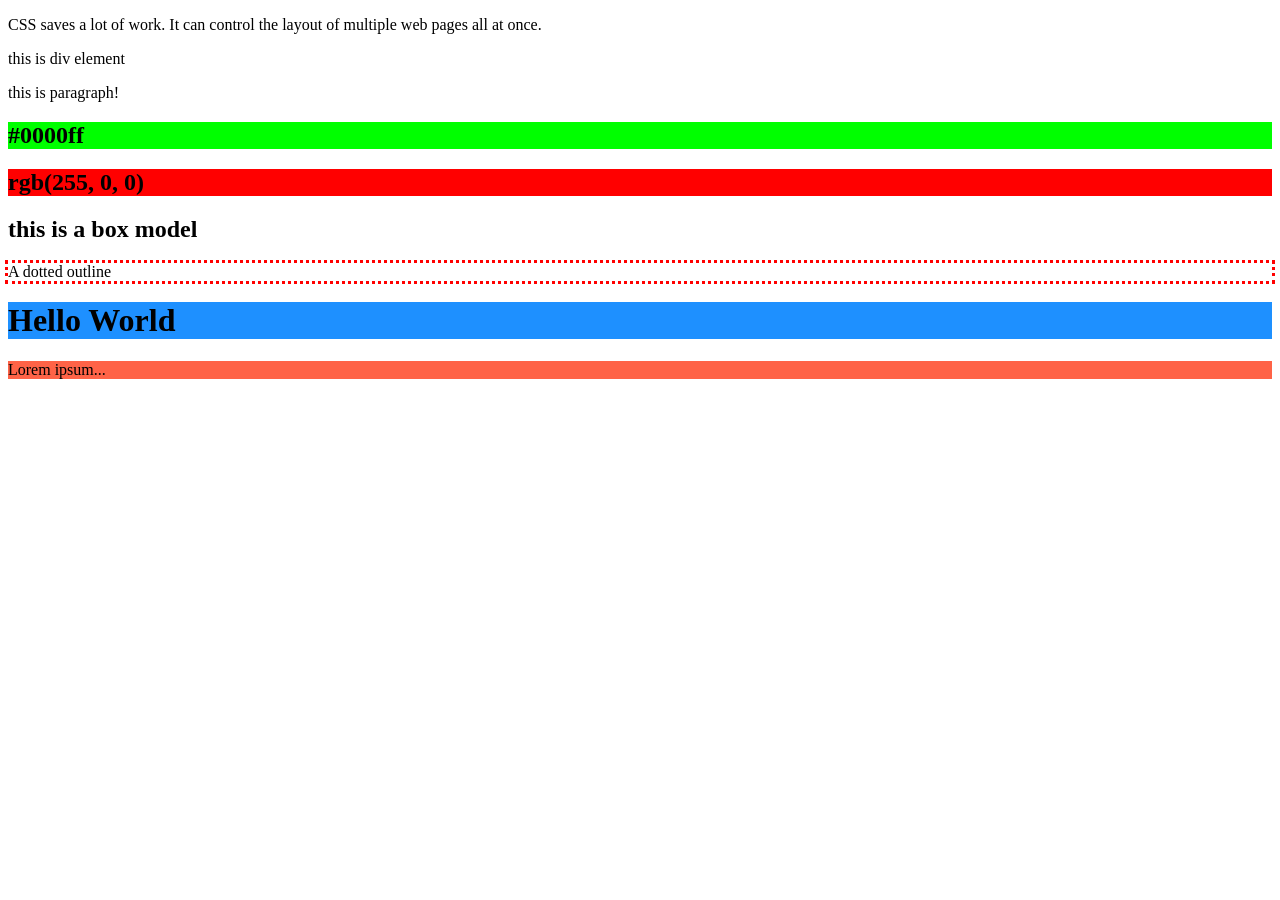
<file: css/index.html>
<!DOCTYPE html>
<html>
<head>

<meta charset="UTF-8">
<title>Insert title here</title>


<link rel="stylesheet" href="Style.css">
</head>

<body>

<p>CSS saves a lot of work. It can control the layout of multiple web pages all at once.</p>
 <div class="para">
 
   this is div element
 </div>
<p>this is paragraph!</p>
<!-- HEXA DECIMAL -->
<h2 style="background-color:#00ff00;">#0000ff</h2>
<!-- RGB -->
<h2 style="background-color:rgb(255, 0, 0);">rgb(255, 0, 0)</h2>
<h2> this is a box model</h2>
<p class="dotted">A dotted outline</p>
<h1 style="background-color:DodgerBlue;">Hello World</h1>
<p style="background-color:Tomato;">Lorem ipsum...</p>
</body>
</html>
</file>
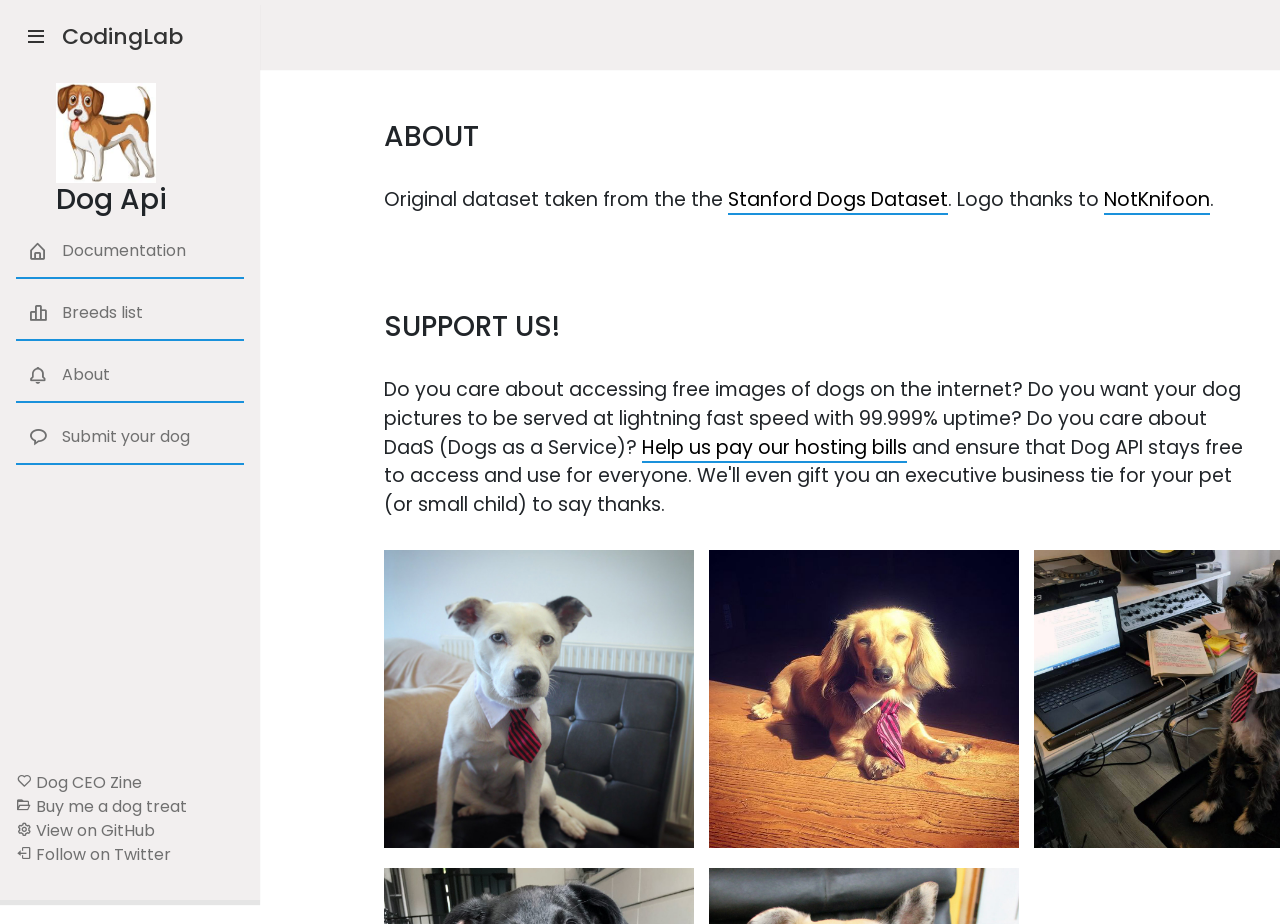
<file: about.html>
!DOCTYPE html>
<html lang="en">
<head>
  <meta charset="UTF-8">
  <meta http-equiv="X-UA-Compatible" content="IE=edge">
  <meta name="viewport" content="width=device-width, initial-scale=1.0">
  <link rel="stylesheet" href="about.css">
  <link href='https://unpkg.com/boxicons@2.1.4/css/boxicons.min.css' rel='stylesheet'>
  <link rel="stylesheet" href="https://maxcdn.bootstrapcdn.com/bootstrap/4.0.0/css/bootstrap.min.css">
  <!-- Font Awesome for loader -->
  <link rel="stylesheet" href="https://cdnjs.cloudflare.com/ajax/libs/font-awesome/5.13.0/css/all.min.css">
  <!-- Jquery Library  -->
  <script src="https://code.jquery.com/jquery-3.5.1.min.js"
    integrity="sha256-9/aliU8dGd2tb6OSsuzixeV4y/faTqgFtohetphbbj0=" crossorigin="anonymous"></script>
  <title>Document</title>
</head>
<body>
  <nav>
    <div class="sidebar">
      <div class="logo">
        <i class="bx bx-menu menu-icon"></i>
        <span>CodingLab</span>
      </div>
      <div class="sidebar-content">
        <ul>
          <li>
            <a href="index.html"><img src="img/images.jpeg" /></a>
            <h3>Dog Api</h3>
          </li>
          <li>
            <a href="document.html" class="nav-link">
              <i class="bx bx-home-alt"></i>
              <span>Documentation</span>
            </a>
          </li>
          <li>
            <a href="browse-list.html" class="nav-link">
              <i class="bx bx-bar-chart-alt-2"></i>
              <span>Breeds list</span>
            </a>
          </li>
          <li>
            <a href="about.html" class="nav-link">
              <i class="bx bx-bell"></i>
              <span>About</span>
            </a>
          </li>
          <li>
            <a href="https://github.com/jigsawpieces/dog-api-images#dog-api-images" class="nav-link">
              <i class="bx bx-message-rounded"></i>
              <span>Submit your dog</span>
            </a>
          </li>
        </ul>
        <div class="bottom-cotent">
          <ul>
            <li>
              <a href="https://sideorders.co.uk/collections/frontpage/products/dog-ceo-issue-1">
                <i class="bx bx-heart"></i>
                <span>Dog CEO Zine</span>
              </a>
            </li>
            <li>
              <a href="https://www.paypal.com/paypalme/dogapi">
                <i class="bx bx-folder-open"></i>
                <span>Buy me a dog treat</span>
              </a>
            </li>
            <li>
              <a href="https://github.com/ElliottLandsborough/dog-ceo-api">
                <i class="bx bx-cog"></i>
                <span>View on GitHub</span>
              </a>
            </li>
            <li>
              <a href="https://twitter.com/dog__CEO">
                <i class="bx bx-log-out"></i>
                <span>Follow on Twitter</span>
              </a>
            </li>
          </ul>
        </div>
      </div>
    </div>
  </nav>
  <section class="overlay"></section>
  <div class="wrapper-side">
    <h3 id="about">About</h3>
    <p>Original dataset taken from the the <a href="http://vision.stanford.edu/aditya86/ImageNetDogs/"
        target="_blank">Stanford Dogs Dataset</a>. Logo thanks to <a href="https://www.reddit.com/user/NotKnifoon"
        target="_blank">NotKnifoon</a>.</p>
    <h3>Support us!</h3>
    <p>Do you care about accessing free images of dogs on the internet? Do you want your dog pictures to be served at
      lightning fast speed with 99.999% uptime? Do you care about DaaS (Dogs as a Service)? <a
        href="https://paypal.me/dogapi">Help us pay our hosting bills</a> and ensure that Dog API stays free to access
      and use for everyone. We'll even gift you an executive business tie for your pet (or small child) to say thanks.
    </p>
    <div class="img-colletion">
      <img src="img/tie-1.jpg " >
      <img src="img/tie-4.jpeg" >
      <img src="img/tie-5.jpeg" >
      <img src="img/tie-3.jpg" >
      <img src="img/tie-2.jpg">
    </div>
    <h3>Projects made using Dog API</h3>
    <ul>
      <li><a href="https://guess.dog.ceo/" target="_blank">Tensorflow model trained on the dog.ceo image set and a web
          app to serve predictions</a></li>
      <li><a href="https://github.com/Aehmlo/node-dog-ceo" target="_blank">Node.js wrapper</a></li>
      <li><a href="https://github.com/justicesuh/dogapi" target="_blank">Python client</a></li>
      <li><a href="https://github.com/c4collins/pydogapi" target="_blank">Python wrapper</a></li>
      <li><a href="https://github.com/adfleshner/Furballs" target="_blank">Furballs: A simple application to pull down a
          list of dog images.</a></li>
      <li><a href="https://github.com/mtarnawa/doggobot" target="_blank">Telegram bot</a></li>
      <li><a href="https://github.com/stlbucket/dog-ceo-graphql" target="_blank">GraphQL</a></li>
      <li><a href="https://sebastianroll.github.io/dog-element" target="_blank">Polymer 2 webcomponent</a></li>
      <li><a href="https://github.com/jigsawpieces/dog-twitter-bot" target="_blank">Twitter bot that tweets a dog a
          day</a></li>
      <li><a href="https://polux.fr/" target="_blank">polux.fr</a></li>
      <li><a
          href="https://medium.com/@kmarquardsen/serverless-slack-commands-with-go-the-serverless-framework-fa9f3480437c"
          target="_blank">Serverless Slack Commands</a>. <a href="https://github.com/mangatadigital/sls-go-slack"
          target="_blank">GitHub</a></li>
      <li><a href="https://chrome.google.com/webstore/detail/fetch/jkanoaaphjgfmmlomnhplhnikdhehijg"
          target="_blank">Fetch! A Chrome extension that fetches a picture of a dog to display in your browser</a>. <a
          href="https://github.com/pcullings/Fetch" target="_blank">GitHub</a></li>
      <li><a href="https://tinuola.github.io/doggie-browser/" target="_blank">Doggie Browser</a></li>
    </ul>
    <p><a href="/cdn-cgi/l/email-protection#ff9b9098bf9b9098d19c9a90">Tell us</a> if you've made something cool!</p>
    <div class="google-ad">
      <p>Sorry for running ads but hosting is expensive :( <br>If you're feeling generous you can <a
          href="https://paypal.me/dogapi">buy us some dog treats</a></p>
     </div>
  </div>
</body>
</html>
</file>
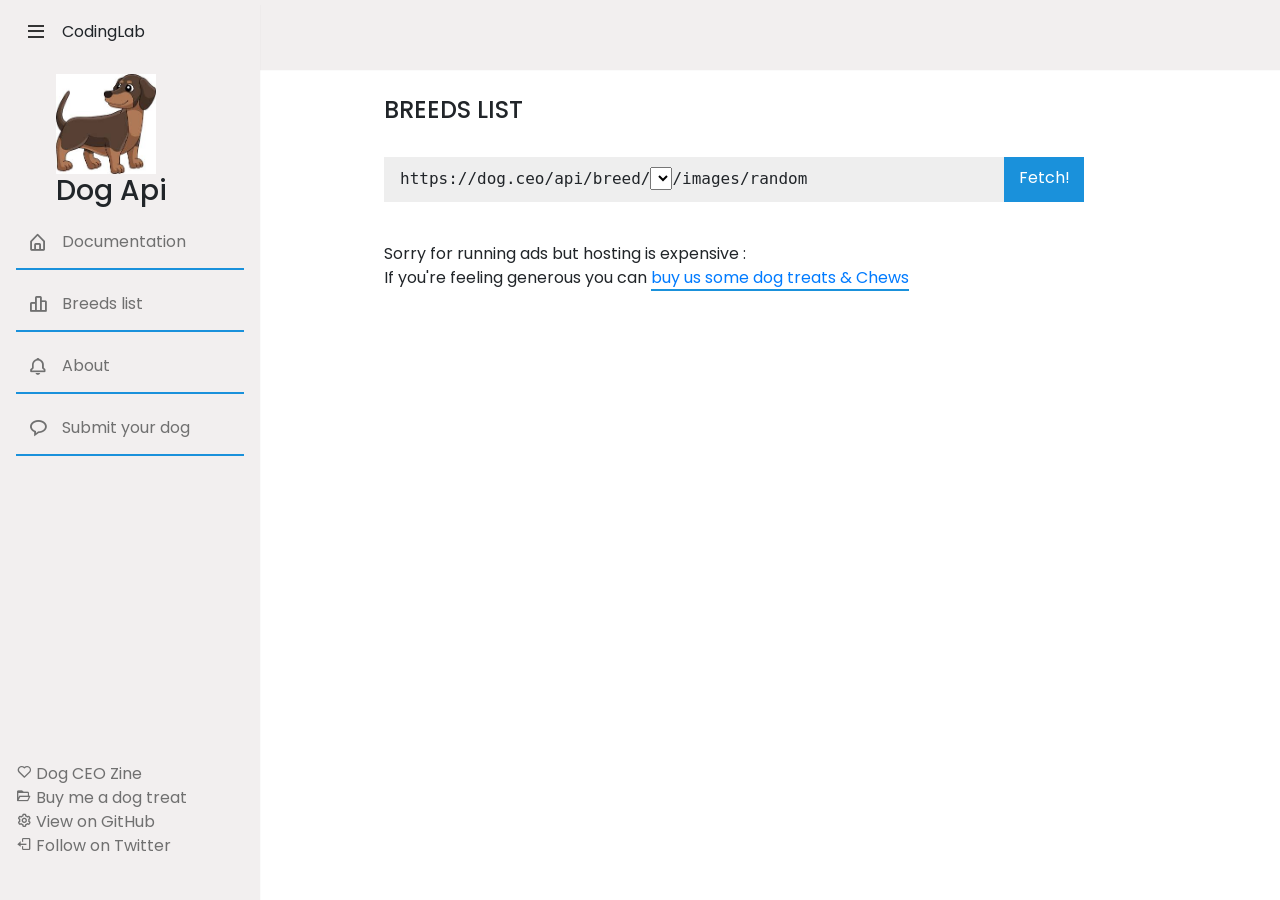
<file: browse-list.html>
<!DOCTYPE html>
<html lang="en">
<head>
    <meta charset="UTF-8">
    <meta http-equiv="X-UA-Compatible" content="IE=edge">
    <meta name="viewport" content="width=device-width, initial-scale=1.0">
    <link rel="stylesheet" href="browse.css">
    <link href='https://unpkg.com/boxicons@2.1.4/css/boxicons.min.css' rel='stylesheet'>
    <link rel="stylesheet" href="https://maxcdn.bootstrapcdn.com/bootstrap/4.0.0/css/bootstrap.min.css">
    <!-- Font Awesome for loader -->
    <link rel="stylesheet" href="https://cdnjs.cloudflare.com/ajax/libs/font-awesome/5.13.0/css/all.min.css">
    <!-- Jquery Library  --><script src="https://code.jquery.com/jquery-3.5.1.min.js" integrity="sha256-9/aliU8dGd2tb6OSsuzixeV4y/faTqgFtohetphbbj0=" crossorigin="anonymous"></script>
    <title>Document</title>
</head>
<body>
    <nav>
        <div class="sidebar">
            <div class="logo">
              <i class="bx bx-menu menu-icon"></i>
              <span>CodingLab</span>
            </div>
        <div class="sidebar-content">
            <ul>
                <li>
                  <a href="index.html"><img src="img/images (3).jpeg"/></a>
                    <h3>Dog Api</h3>
                </li>
                <li>
                  <a href="document.html" class="nav-link">
                    <i class="bx bx-home-alt"></i>
                    <span>Documentation</span>
                  </a>
                </li>
                <li>
                    <a href="browse-list.html" class="nav-link">
                      <i class="bx bx-bar-chart-alt-2"></i>
                      <span>Breeds list</span>
                    </a>
                </li>
                <li>
                    <a href="about.html" class="nav-link">
                      <i class="bx bx-bell"></i>
                      <span>About</span>
                    </a>
                </li>
                  <li>
                    <a href="https://github.com/jigsawpieces/dog-api-images#dog-api-images" class="nav-link">
                      <i class="bx bx-message-rounded"></i>
                      <span>Submit your dog</span>
                    </a>
                </li>
             </ul>
            <div class="bottom-cotent">
              <ul>
                <li>
                  <a href="https://sideorders.co.uk/collections/frontpage/products/dog-ceo-issue-1">
                    <i class="bx bx-heart"></i>
                    <span>Dog CEO Zine</span>
                  </a>
                </li>
                <li>
                  <a href="https://www.paypal.com/paypalme/dogapi">
                    <i class="bx bx-folder-open"></i>
                    <span>Buy me a dog treat</span>
                  </a>
                </li>
                <li>
                   <a href="https://github.com/ElliottLandsborough/dog-ceo-api">
                    <i class="bx bx-cog"></i>
                    <span>View on GitHub</span>
                  </a>
               </li>
               <li>
                <a href="https://twitter.com/dog__CEO">
                  <i class="bx bx-log-out"></i>
                  <span>Follow on Twitter</span>
                </a>
               </li>
             </ul>
            </div>
        </div>
      </div>
    </nav>
    <section class="overlay"></section>
    <div class="breeds-side">
      <h3>Breeds list</h3>
      <div class="main-wrapper breeds">
        <span>https://dog.ceo/api/breed/<select class="dog-selector"></select>/images/random</span>
        <a class='get-alldog button'>Fetch!</a>
     </div>
     <div class="demo-image"></div>
     <div class="google-ad">
        <p>Sorry for running ads but hosting is expensive :<br>If you're feeling generous you can <a href="https://www.petsy.online/collections/dog-treats">buy us some dog treats & Chews</a></p>
     </div>
   </div>
<script src="script.js">
</script>
</body>
</html>
</file>
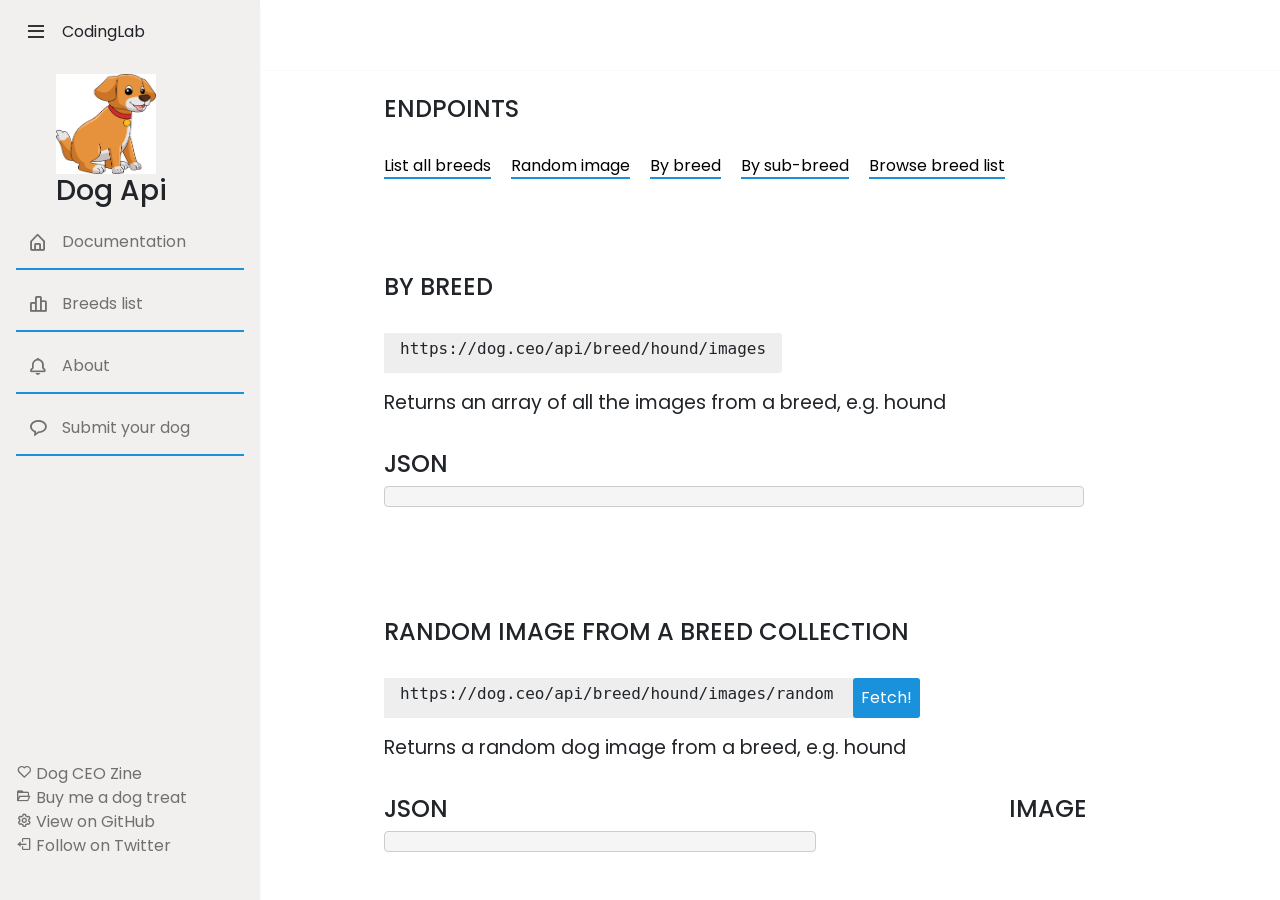
<file: by-breeds.html>
<!DOCTYPE html>
<html lang="en">
<head>
  <meta charset="UTF-8">
  <meta http-equiv="X-UA-Compatible" content="IE=edge">
  <meta name="viewport" content="width=device-width, initial-scale=1.0">
  <link rel="stylesheet" href="by-breeds.css">
  <link href='https://unpkg.com/boxicons@2.1.4/css/boxicons.min.css' rel='stylesheet'>
  <link rel="stylesheet" href="https://maxcdn.bootstrapcdn.com/bootstrap/4.0.0/css/bootstrap.min.css">
  <!-- Font Awesome for loader -->
  <!-- Jquery Library  -->
  <script src="https://code.jquery.com/jquery-3.5.1.min.js"
    integrity="sha256-9/aliU8dGd2tb6OSsuzixeV4y/faTqgFtohetphbbj0=" crossorigin="anonymous"></script>
  <title>Document</title>
</head>
<body>
  <nav>
    <div class="sidebar">
      <div class="logo">
        <i class="bx bx-menu menu-icon"></i>
        <span>CodingLab</span>
      </div>
      <div class="sidebar-content">
        <ul>
         <li>
            <a href="index.html"><img src="img/dop1.jpeg" /></a>
            <h3>Dog Api</h3>
          </li>
          <li>
            <a href="document.html" class="nav-link">
              <i class="bx bx-home-alt"></i>
              <span>Documentation</span>
            </a>
          </li>
          <li>
            <a href="browse-list.html" class="nav-link">
              <i class="bx bx-bar-chart-alt-2 "></i>
              <span>Breeds list</span>
            </a>
          </li>
          <li>
            <a href="about.html" class="nav-link">
              <i class="bx bx-bell "></i>
              <span>About</span>
            </a>
          </li>
          <li>
            <a href="https://github.com/jigsawpieces/dog-api-images#dog-api-images" class="nav-link">
              <i class="bx bx-message-rounded"></i>
              <span>Submit your dog</span>
            </a>
          </li>
        </ul>
        <div class="bottom-cotent">
          <ul>
            <li>
              <a href="https://sideorders.co.uk/collections/frontpage/products/dog-ceo-issue-1">
                <i class="bx bx-heart"></i>
                <span>Dog CEO Zine</span>
              </a>
            </li>
            <li>
              <a href="https://www.paypal.com/paypalme/dogapi">
                <i class="bx bx-folder-open"></i>
                <span>Buy me a dog treat</span>
              </a>
            </li>
            <li>
              <a href="https://github.com/ElliottLandsborough/dog-ceo-api">
                <i class="bx bx-cog"></i>
                <span>View on GitHub</span>
              </a>
            </li>
            <li>
              <a href="https://twitter.com/dog__CEO">
                <i class="bx bx-log-out"></i>
                <span>Follow on Twitter</span>
              </a>
            </li>
          </ul>
        </div>
      </div>
    </div>
  </nav>
  <section class="overlay"></section>
  <div class="breeds-side">
    <h3>Endpoints</h3>
    <ul class="breeds-list">
      <li><a href="document.html">List all breeds</a></li>
      <li><a href="randam-list.html">Random image</a></li>
      <li><a href="by-breeds.html">By breed</a></li>
      <li><a href="sub-breeds.html">By sub-breed</a></li>
      <li><a href="browse-list.html">Browse breed list</a></li>
    </ul>
    <h3 id="breed">By breed</h3>
    <div class="endpoint hound-all">
      <div class="main-wrapper">
        <span>https://dog.ceo/api/breed/hound/images</span>
      </div>
      <p>Returns an array of all the images from a breed, e.g. hound</p>
      <div class="try">
        <div class="json">
          <h4>JSON</h4>
          <pre></pre>
        </div>
      </div>
    </div>
    <h3>Random image from a breed collection</h3>
    <div class="endpoint hound-random">
      <div class="main-wrapper">
        <span class="code">https://dog.ceo/api/breed/hound/images/random</span>
        <a href='javascript:void(0);' class='get-hound button'>Fetch!</a>
      </div>
      <p>Returns a random dog image from a breed, e.g. hound</p>
      <div class="try">
        <div class="json">
          <h4>JSON</h4>
          <pre></pre>
        </div>
        <div class="image">
          <h4>Image</h4>
          <div class="image-random">
          </div>
        </div>
      </div>
    </div>
    <h3>Multiple images from a breed collection</h3>
    <div class="endpoint hound-random-multiple">
      <div class="main-wrapper">
        <span class="code">https://dog.ceo/api/breed/hound/images/random/3</span>
        <a href='javascript:void(0);' class='get-hound-multiple button'>Fetch!</a>
      </div>
      <p>Return multiple random dog image from a breed, e.g. hound</p>
      <div class="try">
        <div class="json">
          <h4>JSON</h4>
          <pre></pre>
        </div>
        <div class="image">
          <h4>Image</h4>
          <div class="image-random-multiple">
        </div>
      </div>
    </div>
    <div class="google-ad">
      <p>Sorry for running ads but hosting is expensive :( <br>If you're feeling generous you can <a
          href="https://www.petsy.online/collections/dog-treats">buy us some dog treats & Chews</a></p>
    </div>
    <script src="script.js">
      

    </script>
</body>

</html>
</file>
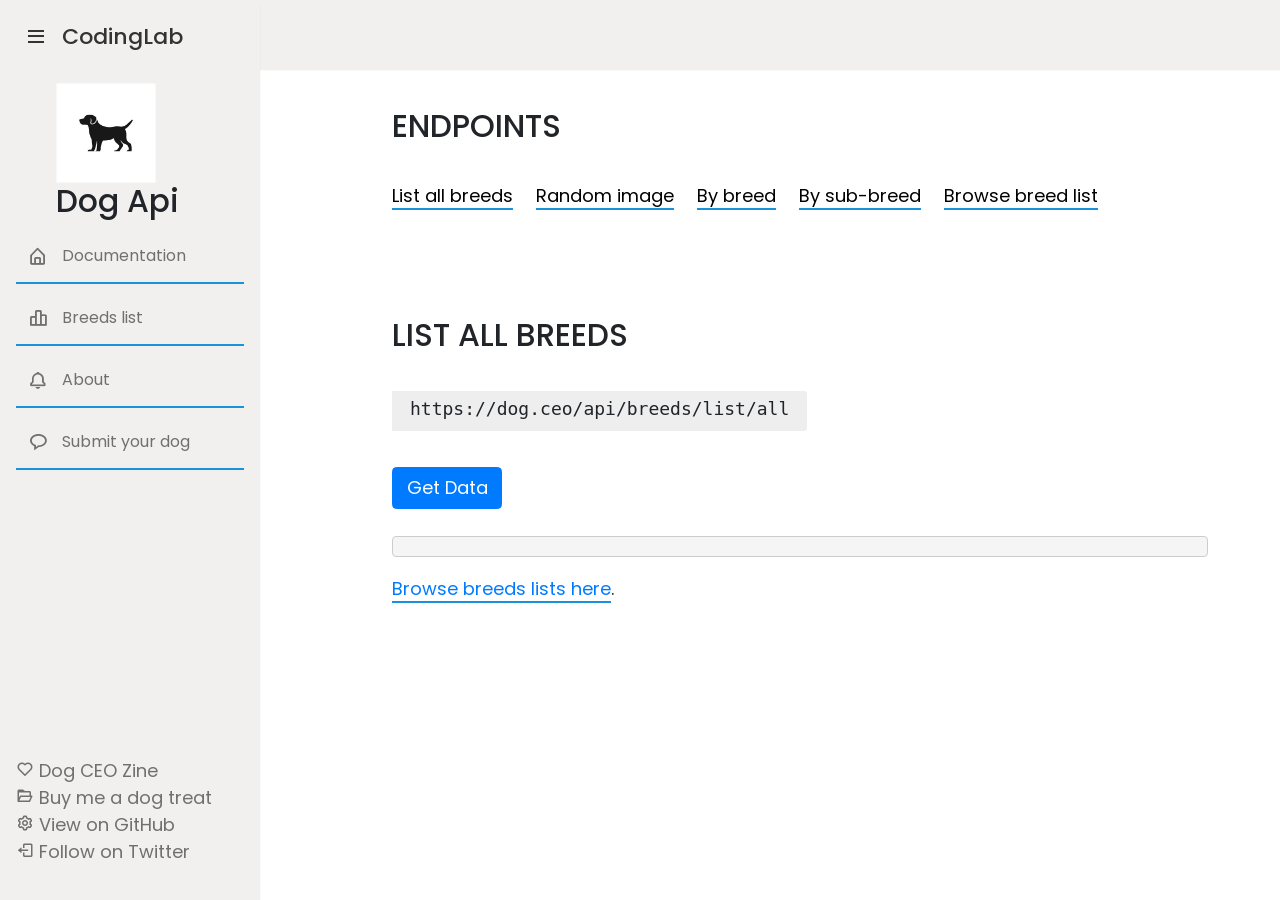
<file: document.html>
<!DOCTYPE html>
<html lang="en">
  <head>
    <meta charset="UTF-8">
    <meta http-equiv="X-UA-Compatible" content="IE=edge">
    <meta name="viewport" content="width=device-width, initial-scale=1.0">
    <link rel="stylesheet" href="doc.css">
    <link href='https://unpkg.com/boxicons@2.1.4/css/boxicons.min.css' rel='stylesheet'>
    <link rel="stylesheet" href="https://maxcdn.bootstrapcdn.com/bootstrap/4.0.0/css/bootstrap.min.css">
    <!-- Font Awesome for loader -->
    <link rel="stylesheet" href="https://cdnjs.cloudflare.com/ajax/libs/font-awesome/5.13.0/css/all.min.css">
    <!-- Jquery Library  -->
    <script src="https://code.jquery.com/jquery-3.5.1.min.js" integrity="sha256-9/aliU8dGd2tb6OSsuzixeV4y/faTqgFtohetphbbj0=" crossorigin="anonymous"></script>
    <title>Document</title>
  </head>
  <body>
    <nav>
      <div class="sidebar">
        <div class="logo">
          <i class="bx bx-menu menu-icon"></i>
          <span class="logo-name">CodingLab</span>
        </div>
        <div class="sidebar-content">
          <ul>
            <li>
              <a href="index.html"><img src="img/pngtree-dog.jpeg" /></a>
              <h3 >Dog Api</h3>
            </li>
            <li>
              <a href="document.html" class="nav-link">
                <i class="bx bx-home-alt"></i>
                <span>Documentation</span>
              </a>
            </li>
            <li>
              <a href="browse-list.html" class="nav-link">
                <i class="bx bx-bar-chart-alt-2"></i>
                <span>Breeds list</span>
              </a>
            </li>
            <li>
              <a href="about.html" class="nav-link">
                <i class="bx bx-bell"></i>
                <span>About</span>
              </a>
            </li>
            <li>
              <a href="https://github.com/jigsawpieces/dog-api-images#dog-api-images" class="nav-link">
                <i class="bx bx-message-rounded"></i>
                <span>Submit your dog</span>
              </a>
            </li>
          </ul>
          <div class="bottom-cotent">
            <ul>
              <li>
                <a href="https://sideorders.co.uk/collections/frontpage/products/dog-ceo-issue-1">
                  <i class="bx bx-heart"></i>
                  <span>Dog CEO Zine</span>
                </a>
              </li>
              <li>
                <a href="https://www.paypal.com/paypalme/dogapi">
                  <i class="bx bx-folder-open"></i>
                  <span>Buy me a dog treat</span>
                </a>
              </li>
              <li>
                <a href="https://github.com/ElliottLandsborough/dog-ceo-api">
                  <i class="bx bx-cog"></i>
                  <span>View on GitHub</span>
                </a>
              </li>
              <li>
                <a href="https://twitter.com/dog__CEO">
                  <i class="bx bx-log-out"></i>
                  <span>Follow on Twitter</span>
                </a>
              </li>
            </ul>
          </div>
        </div>
      </div>
    </nav>
    <section class="overlay"></section>
    <div class="api-side">
      <h3>Endpoints</h3>
      <ul class="endpoints-list">
        <li><a href="document.html">List all breeds</a></li>
        <li><a href="randam-list.html">Random image</a></li>
        <li><a href="by-breeds.html">By breed</a></li>
        <li><a href="sub-breeds.html">By sub-breed</a></li>
        <li><a href="browse-list.html">Browse breed list</a></li>
      </ul>
      <h3 id="all">List all breeds</h3>
      <div class="endpoint breeds-all">
        <div class="main-wrapper">
          <span>https://dog.ceo/api/breeds/list/all</span>
        </div>
        <div class="try">
          <div class="json all-listdog">
            <button class="btn btn-primary" id="getDataBtn">Get Data</button><br><br>
            <pre></pre>
          </div>
        </div>
        <p><a href="browse-list.html">Browse breeds lists here</a>.</p>
      </div>
      <script src="script.js"></script>
  </body>
</html>
</file>
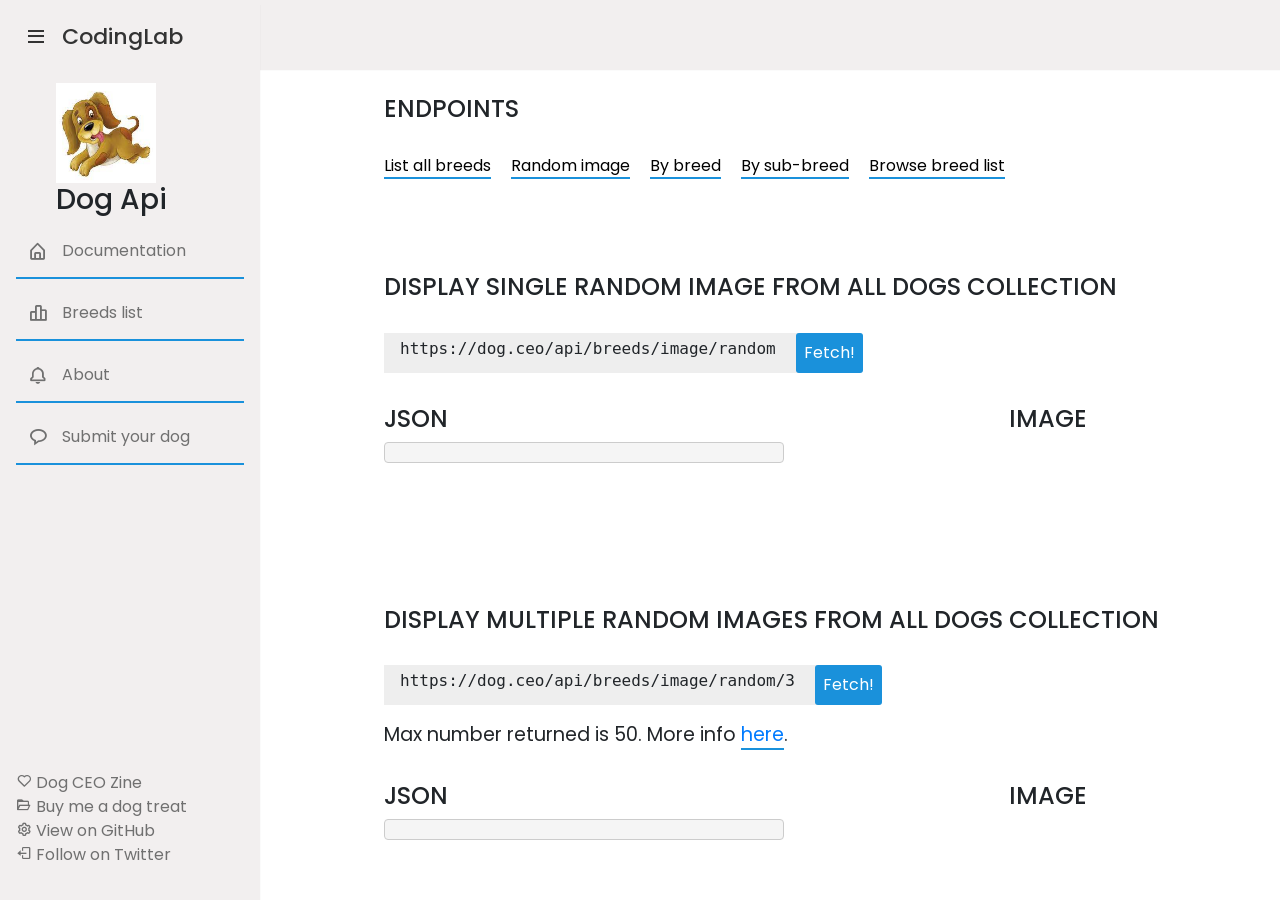
<file: randam-list.html>
<!DOCTYPE html>
<html lang="en">
<head>
  <meta charset="UTF-8" />
  <meta http-equiv="X-UA-Compatible" content="IE=edge" />
  <meta name="viewport" content="width=device-width, initial-scale=1.0" />
  <link rel="stylesheet" href="random-list.css" />
  <link href="https://unpkg.com/boxicons@2.1.4/css/boxicons.min.css" rel="stylesheet" />
  <link rel="stylesheet" href="https://maxcdn.bootstrapcdn.com/bootstrap/4.0.0/css/bootstrap.min.css" />
  <!-- Font Awesome for loader -->
  <link rel="stylesheet" href="https://cdnjs.cloudflare.com/ajax/libs/font-awesome/5.13.0/css/all.min.css" />
  <!-- Jquery Library  -->
  <script src="https://code.jquery.com/jquery-3.5.1.min.js"
    integrity="sha256-9/aliU8dGd2tb6OSsuzixeV4y/faTqgFtohetphbbj0=" crossorigin="anonymous"></script>
  <title>Document</title>
</head>
<body>
  <nav>
    <div class="sidebar">
      <div class="logo">
        <i class="bx bx-menu menu-icon"></i>
        <span>CodingLab</span>
      </div>
      <div class="sidebar-content">
        <ul>
          <li>
            <a href="index.html">
              <img src="img/images (1).jpeg" />
            </a>
            <h3>Dog Api</h3>
          </li>
          <li>
            <a href="document.html" class="nav-link">
              <i class="bx bx-home-alt"></i>
              <span>Documentation</span>
            </a>
          </li>
          <li>
            <a href="browse-list.html" class="nav-link">
              <i class="bx bx-bar-chart-alt-2"></i>
              <span>Breeds list</span>
            </a>
          </li>
          <li>
            <a href="about.html" class="nav-link">
              <i class="bx bx-bell"></i>
              <span>About</span>
            </a>
          </li>
          <li>
            <a href="https://github.com/jigsawpieces/dog-api-images#dog-api-images" class="nav-link">
              <i class="bx bx-message-rounded"></i>
              <span>Submit your dog</span>
            </a>
          </li>
        </ul>
        <div class="bottom-cotent">
          <ul>
            <li>
              <a href="https://sideorders.co.uk/collections/frontpage/products/dog-ceo-issue-1">
                <i class="bx bx-heart"></i>
                <span>Dog CEO Zine</span>
              </a>
            </li>
            <li>
              <a href="https://www.paypal.com/paypalme/dogapi">
                <i class="bx bx-folder-open"></i>
                <span>Buy me a dog treat</span>
              </a>
            </li>
            <li>
              <a href="https://github.com/ElliottLandsborough/dog-ceo-api">
                <i class="bx bx-cog"></i>
                <span>View on GitHub</span>
              </a>
            </li>
            <li>
              <a href="https://twitter.com/dog__CEO">
                <i class="bx bx-log-out"></i>
                <span>Follow on Twitter</span>
              </a>
            </li>
          </ul>
        </div>
      </div>
    </div>
  </nav>
  <section class="overlay"></section>
  <div class="breeds-side">
    <h3>Endpoints</h3>
    <ul class="breeds-list">
      <li><a href="document.html">List all breeds</a></li>
      <li><a href="randam-list.html">Random image</a></li>
      <li><a href="by-breeds.html">By breed</a></li>
      <li><a href="sub-breeds.html">By sub-breed</a></li>
      <li><a href="browse-list.html">Browse breed list</a></li>
    </ul>
    <h3 id="all">Display single random image from all dogs collection</h3>
    <div class="random breeds-image">
      <div class="random-wrapper">
        <span class="code">https://dog.ceo/api/breeds/image/random</span>
        <a href="javascript:void(0);" class="get-muldog button">Fetch!</a>
      </div>
      <div class="collect-json">
        <div class="json">
          <h4>JSON</h4>
          <pre></pre>
        </div>
        <div class="image">
          <h4>Image</h4>
          <div class="image-content"></div>
        </div>
      </div>
    </div>
    <h3 id="all">Display multiple random images from all dogs collection</h3>
    <div class="random breeds-image-multiple">
      <div class="random-wrapper">
        <span class="code">https://dog.ceo/api/breeds/image/random/3</span>
        <a href="javascript:void(0);" class="get-dog-multiple button">Fetch!</a>
      </div>
      <p>
        Max number returned is 50. More info
        <a href="https://github.com/ElliottLandsborough/dog-ceo-api/pull/3">here</a>.
      </p>
      <div class="collect-json">
        <div class="json">
          <h4>JSON</h4>
          <pre></pre>
        </div>
        <div class="image">
          <h4>Image</h4>
          <div class="image-content-multiple"></div>
        </div>
      </div>
    </div>
    <div class="google-ad">
      <p>
        Sorry for running ads but hosting is expensive :( <br />If you're
        feeling generous you can
        <a href="https://www.petsy.online/collections/dog-treats">buy us some dog treats & Chews</a>
      </p>
    </div>
  </div>
  <script src="script.js"></script>
</body>
</html>
</file>
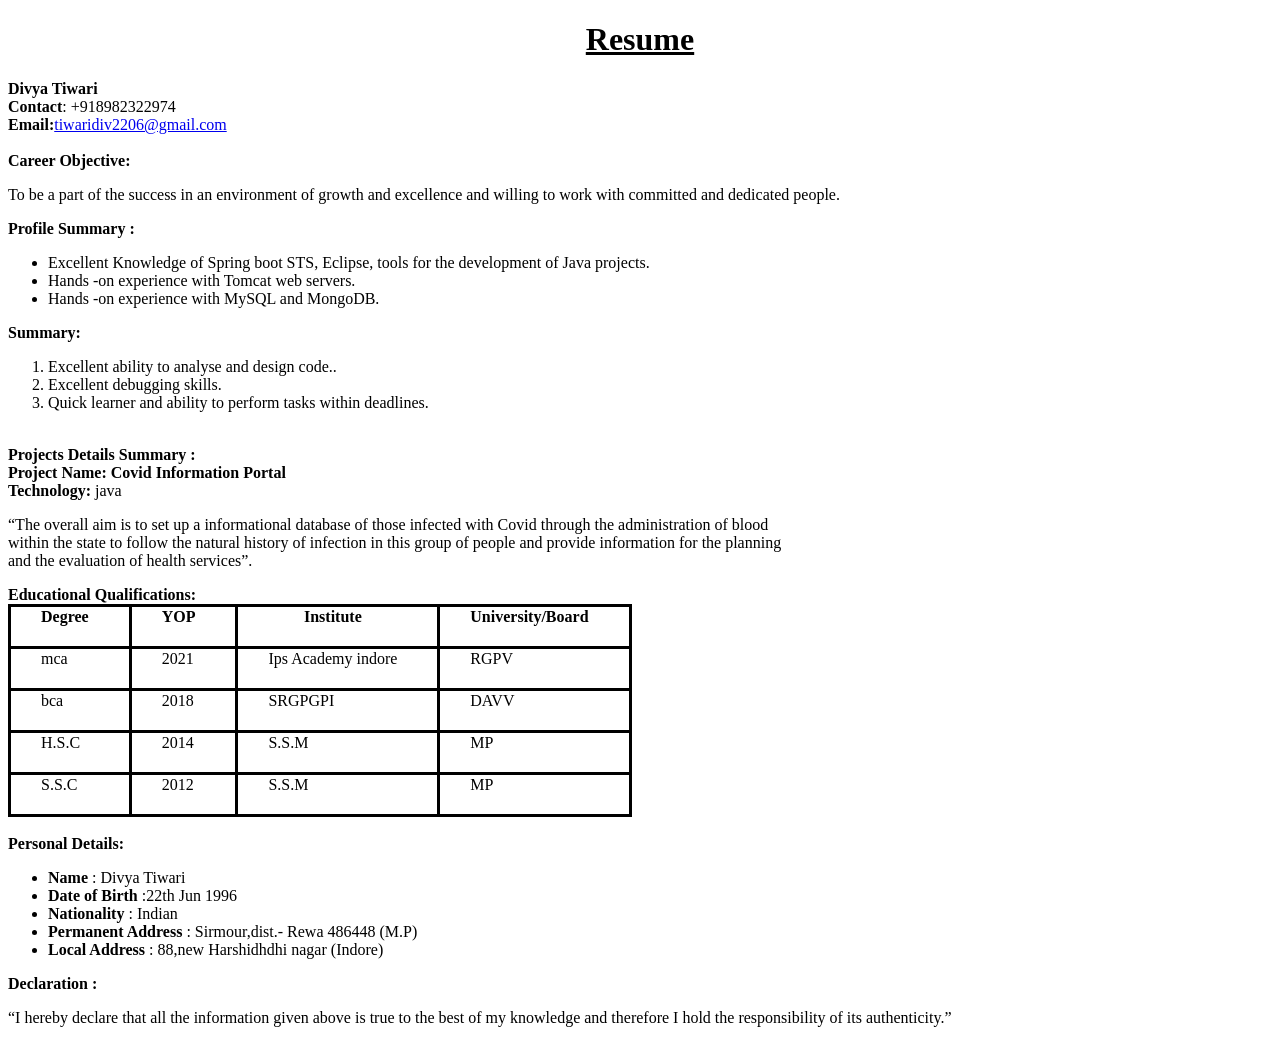
<file: resume.html>
<!DOCTYPE html>
<html>
	<head>
		<style>
		table, th, td {
			border: solid black;
			border-collapse: collapse;
			border-spacing: 30px;
			padding-bottom: 20px;
			padding-left: 30px;
			padding-right: 40px;
		}
		</style>
		<meta charset="UTF-8">
		<title></title>
	</head>
	<body>
		<header>
			<u><center>
					<h1>Resume</h1></u>
			</center>
		</header>
			<main>
			<section>
				<div>
					<b>Divya Tiwari</b><br> <b> Contact</b>: +918982322974 <br>
					<span><b>Email:</b><a href="mailto:tiwaridiv2206@gamil.com">tiwaridiv2206@gmail.com</a></span>
				</div>
			</section>
			<div>
				<br> <b>Career Objective:</b>
				<div>
					<p>To be a part of the success in an environment of growth and
						excellence and willing to work with committed and dedicated people.</p>
				</div>
			</div>
			<div>
				<b>Profile Summary :</b>
				<ul>
					<li>Excellent Knowledge of Spring boot STS, Eclipse, tools for
						the development of Java projects.</li>
					<li>Hands -on experience with Tomcat web servers.</li>
					<li>Hands -on experience with MySQL and MongoDB.</li>
				</ul>
				</div>
			<div>
				<b>Summary:</b>
				<ol>
					<li>Excellent ability to analyse and design code..</li>
					<li>Excellent debugging skills.</li>
					<li>Quick learner and ability to perform tasks within
						deadlines.</li>
				</ol>
			</div>
			<div>
				<br> <b>Projects Details Summary :</b>
				<div>
					<b>Project Name: Covid Information Portal</b><br> <b>
						Technology:</b> java
					<p>
						“The overall aim is to set up a informational database of those
						infected with Covid through the administration of blood<br>
						within the state to follow the natural history of infection in this
						group of people and provide information for the planning<br>
						and the evaluation of health services”.
					</p>
				</div>
			</div>
	</main>
	<div>
		<b>Educational Qualifications:</b>
	</div>
	<table>
		<tr>
			<th>Degree</th>
			<th>YOP</th>
			<th>Institute</th>
			<th>University/Board</th>
		</tr>
		<tr>
			<td>mca</td>
			<td>2021</td>
			<td>Ips Academy indore</td>
			<td>RGPV</td>
		</tr>
		<tr>
			<td>bca</td>
			<td>2018</td>
			<td>SRGPGPI</td>
			<td>DAVV</td>
		</tr>
		<tr>
			<td>H.S.C</td>
			<td>2014</td>
			<td>S.S.M</td>
			<td>MP</td>
		</tr>
		<tr>
			<td>S.S.C</td>
			<td>2012</td>
			<td>S.S.M</td>
			<td>MP</td>
		</tr>
	</table>
	<br>
	<div>
		<b>Personal Details:</b>
		<ul>
			<li><b>Name</b> : Divya Tiwari</li>
			<li><b>Date of Birth</b> :22th Jun 1996</li>
			<li><b>Nationality </b>: Indian</li>
			<li><b>Permanent Address</b> : Sirmour,dist.- Rewa 486448 (M.P)</li>
			<li><b>Local Address </b>: 88,new Harshidhdhi nagar (Indore)</li>
		</ul>
	</div>
	<footer>
		<div>
			<b>Declaration :</b>
			<p>“I hereby declare that all the information given above is true
				to the best of my knowledge and therefore I hold the responsibility
				of its authenticity.”</p>
		</div>
	</footer>
</body>
</html>
</file>
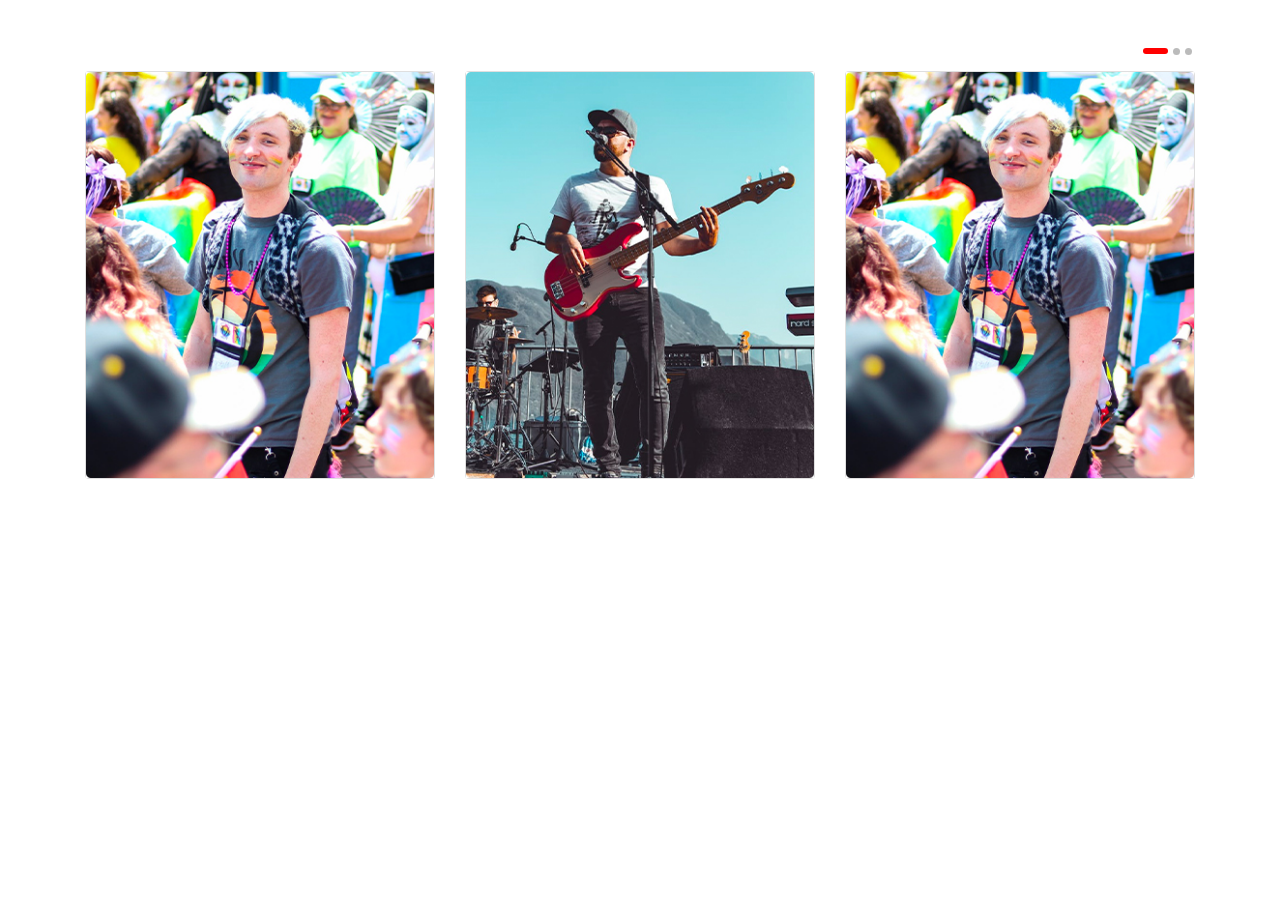
<file: slide.html>
<!DOCTYPE html>
<html>
<head>
<meta charset="UTF-8">
<title>Insert title here</title>
<style>
.dot-class{
	background-color: #bbb;
    border-radius: 70%;
    float: right;
    height: 7px;
    margin-left: 5px;
    position: relative;
    left: 105%;
    width: 7px;
}

.dot-class1{
	background-color: red;
	
    border-radius: 8px;
    float: right;
    margin-left: 8px;
    position: relative;
    padding: 3px;
    left: 105%;
    width: 25px;
  }
</style>
  <link rel="stylesheet" type="text/css" href="https://stackpath.bootstrapcdn.com/bootstrap/4.1.0/css/bootstrap.min.css">

<script type="text/javascript" src="https://code.jquery.com/jquery-3.3.1.slim.min.js"></script>     

<script type="text/javascript" src="https://stackpath.bootstrapcdn.com/bootstrap/4.1.0/js/bootstrap.min.js"></script>
</head>
<body>

<!-- Carousel -->

  <div class="container mt-5">
    <div class="row">
      
      <div class="col-6 mb-3 ">
        <a class="dot-class" href="#carouselExampleIndicators2"  data-slide="prev" >
        

        
         
        </a>
        <a class="dot-class " href="#carouselExampleIndicators2"  data-slide="next">
          
        </a>
        <a class="dot-class1 " href="#carouselExampleIndicators2"  data-slide="next">
          
        </a>
      </div>
      <div class="col-12">
        <div id="carouselExampleIndicators2" class="carousel slide" data-ride="carousel">

          <div class="carousel-inner">
            <div class="carousel-item active">
              <div class="row">
              <div class="col-md-4 mb-3">
                  <div class="card">
                    <img class="img-fluid" alt="100%x280" src="news_img/weeklyNews1.jpg">
                    

                  </div>
                </div>
                <div class="col-md-4 mb-3">
                  <div class="card">
                    <img class="img-fluid" alt="100%x280" src="news_img/weeklyNews3.jpg">
                    
                  </div>
                </div>
                <div class="col-md-4 mb-3">
                  <div class="card">
                  <img class="img-fluid" alt="100%x280" src="news_img/weeklyNews1.jpg">
                   
                  </div>
                </div>

              </div>
            </div>
            <div class="carousel-item">
              <div class="row">

                <div class="col-md-4 mb-3">
                  <img class="img-fluid" alt="100%x280" src="news_img/weeklyNews1.jpg">

                  
                </div>
                <div class="col-md-4 mb-3">
                  <img class="img-fluid" alt="100%x280" src="news_img/weeklyNews3.jpg">
                </div>
                <div class="col-md-4 mb-3">
                  <img class="img-fluid" alt="100%x280" src="news_img/weeklyNews1.jpg">
                </div>

              </div>
            </div>
            
          </div>
        </div>
      </div>
    </div>
  </div>


 

</body>
</html>
</file>
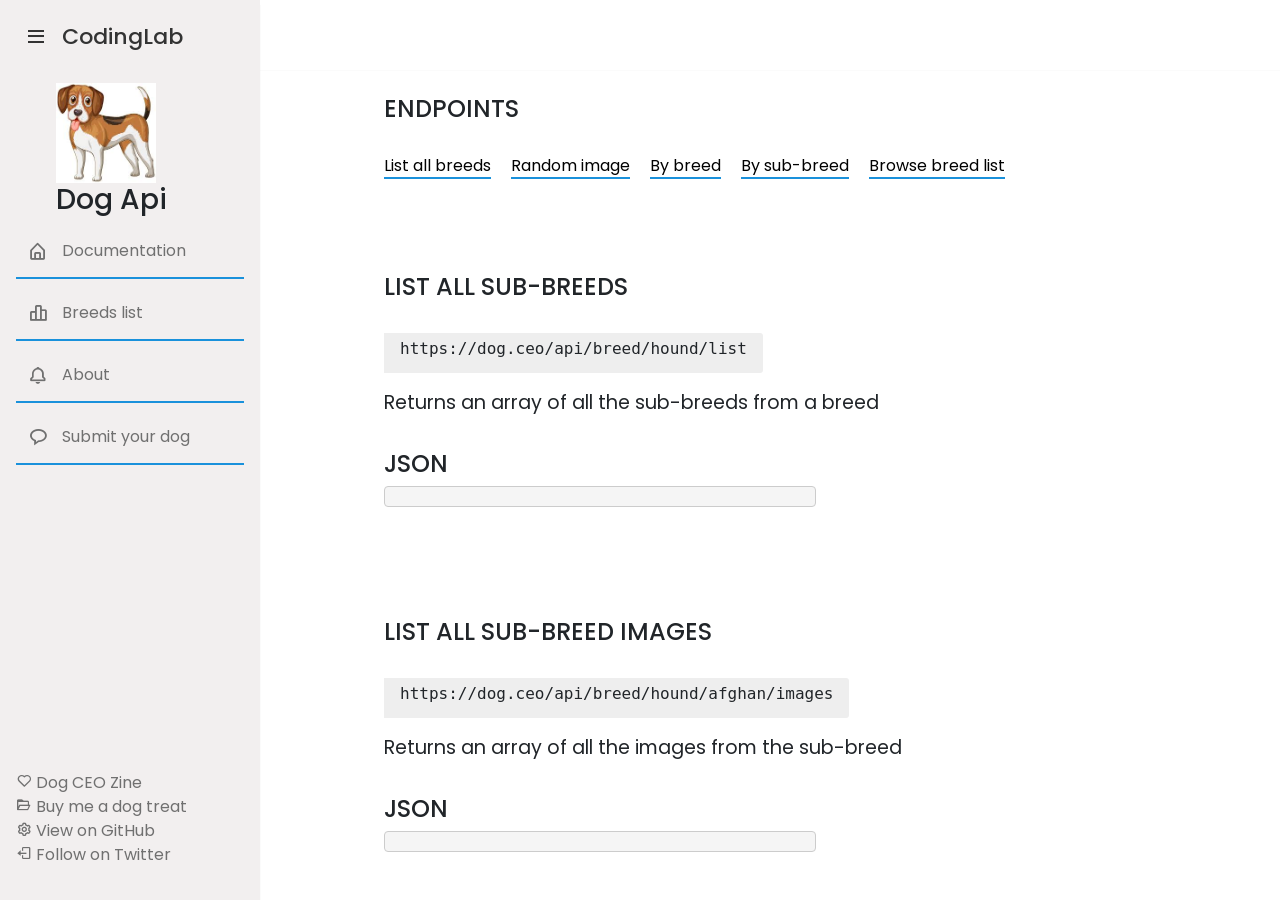
<file: sub-breeds.html>
<!DOCTYPE html>
<html lang="en">
 <head>
    <meta charset="UTF-8">
    <meta http-equiv="X-UA-Compatible" content="IE=edge">
    <meta name="viewport" content="width=device-width, initial-scale=1.0">
    <link rel="stylesheet" href="sub-breeds.css">
    <link href='https://unpkg.com/boxicons@2.1.4/css/boxicons.min.css' rel='stylesheet'>
    <link rel="stylesheet" href="https://maxcdn.bootstrapcdn.com/bootstrap/4.0.0/css/bootstrap.min.css">
    <!-- Font Awesome for loader -->
    <link rel="stylesheet" href="https://cdnjs.cloudflare.com/ajax/libs/font-awesome/5.13.0/css/all.min.css">
    <!-- Jquery Library  -->
    <script src="https://code.jquery.com/jquery-3.5.1.min.js"
      integrity="sha256-9/aliU8dGd2tb6OSsuzixeV4y/faTqgFtohetphbbj0=" crossorigin="anonymous"></script>
    <title>Document</title>
  </head>
  <body>
    <nav>
      <div class="sidebar">
        <div class="logo">
          <i class="bx bx-menu menu-icon"></i>
          <span>CodingLab</span>
        </div>
        <div class="sidebar-content">
          <ul>
            <li>
              <a href="index.html"><img src="img/images.jpeg" /></a>
              <h3>Dog Api</h3>
            </li>
            <li>
              <a href="document.html" class="nav-link">
                <i class="bx bx-home-alt"></i>
                <span>Documentation</span>
              </a>
            </li>
            <li>
              <a href="browse-list.html" class="nav-link">
                <i class="bx bx-bar-chart-alt-2 icon"></i>
                <span>Breeds list</span>
              </a>
            </li>
            <li>
              <a href="about.html" class="nav-link">
                <i class="bx bx-bell"></i>
                <span>About</span>
              </a>
            </li>
            <li>
              <a href="https://github.com/jigsawpieces/dog-api-images#dog-api-images" class="nav-link">
                <i class="bx bx-message-rounded"></i>
                <span>Submit your dog</span>
              </a>
            </li>
          </ul>
          <div class="bottom-cotent">
            <ul>
              <li>
                <a href="https://sideorders.co.uk/collections/frontpage/products/dog-ceo-issue-1">
                  <i class="bx bx-heart"></i>
                  <span>Dog CEO Zine</span>
                </a>
              </li>
              <li>
                <a href="https://www.paypal.com/paypalme/dogapi">
                  <i class="bx bx-folder-open"></i>
                  <span>Buy me a dog treat</span>
                </a>
              </li>
              <li>
                <a href="https://github.com/ElliottLandsborough/dog-ceo-api">
                  <i class="bx bx-cog"></i>
                  <span>View on GitHub</span>
                </a>
              </li>
              <li>
                <a href="https://twitter.com/dog__CEO">
                  <i class="bx bx-log-out"></i>
                  <span>Follow on Twitter</span>
                </a>
              </li>
            </ul>
          </div>
        </div>
      </div>
    </nav>
    <section class="overlay"></section>
    <div class="breeds-side">
      <h3>Endpoints</h3>
      <ul class="breeds-list">
        <li><a href="document.html">List all breeds</a></li>
        <li><a href="randam-list.html">Random image</a></li>
        <li><a href="by-breeds.html">By breed</a></li>
        <li><a href="sub-breeds.html">By sub-breed</a></li>
        <li><a href="browse-list.html">Browse breed list</a></li>
      </ul>
      <h3 id="sub-breed">List all sub-breeds</h3>
      <div class="endpoint hound-list">
        <div class="random-wrapper">
          <span class="code">https://dog.ceo/api/breed/hound/list</span>
        </div>
        <p>Returns an array of all the sub-breeds from a breed</p>
        <div class="try">
          <div class="json">
            <h4>JSON</h4>
            <pre></pre>
          </div>
        </div>
      </div>
      <h3 id="breed">List all sub-breed images</h3>
      <div class="endpoint hound-list-all">
        <div class="random-wrapper">
          <span class="code">https://dog.ceo/api/breed/hound/afghan/images</span>
        </div>
        <p>Returns an array of all the images from the sub-breed</p>
        <div class="try">
          <div class="json">
            <h4>JSON</h4>
            <pre></pre>
          </div>
        </div>
      </div>
      <h3 id="all">Single random image from a sub breed collection</h3>
      <div class="endpoint hound-random">
        <div class="random-wrapper">
          <span class="code">https://dog.ceo/api/breed/hound/afghan/images/random</span>
          <a href='javascript:void(0);' class='get-afghan-hound button'>Fetch!</a>
        </div>
        <div class="try">
          <div class="json">
            <h4>JSON</h4>
            <pre></pre>
          </div>
          <div class="image">
            <h4>Image</h4>
            <div class="random-content">
            </div>
          </div>
        </div>
      </div>
      <h3>Multiple images from a sub-breed collection</h3>
      <div class="endpoint hound-random-collection">
        <div class="random-wrapper">
          <span class="code">https://dog.ceo/api/breed/hound/afghan/images/random/3</span>
          <a href='javascript:void(0);' class='get-hound-multiple button'>Fetch!</a>
        </div>
        <p>Return multiple random dog images from a sub-breed, e.g. Afghan Hound</p>
        <div class="try">
          <div class="json">
            <h4>JSON</h4>
            <pre></pre>
          </div>
          <div class="image">
            <h4>Image</h4>
            <div class="random-content-multiple">
            </div>
          </div>
        </div>
      </div>
      <div class="google-ad">
        <p>Sorry for running ads but hosting is expensive :( <br>If you're feeling generous you can <a
            href="https://www.petsy.online/collections/dog-treats">buy us some dog treats & Chews</a></p>
      </div>
    </div>
    <script src="script.js"></script>
  </body>
</html>
</file>
<file: css/Style.css>
/*id
/*#para{
	
	text-align: center;
  background-color: red;
}
#div1{
  text-align: center;
  background-color: aqua;
}*/


/*class
.para{
background-color: aqua;	
}
*/
/* element
p{
	
	 background-color: aqua;
}
div{
	background-color: red;
	
	
}*/

/* grouping selector
p,div{
	background-color: red;
}*/
/*Position property
h2{
	background-color :blue;
	padding :30px;
	border : 5px solid red;
	margin : 50px
}*/
p.dotted {outline-style: dotted;
           outline-color:red;
           }
</file>
<file: about.css>
@import url('https://fonts.googleapis.com/css2?family=Poppins:wght@300;400;500&display=swap');

* {
    box-sizing: border-box;
    font-family: 'Poppins', sans-serif;
    margin: 0;
    padding: 0;
}

body {
    min-height: 100%;
    background: #e3f2fd;
}

nav {
    align-items: center;
    background: #f2efef;
    box-shadow: 0 0px 1px 0 rgb(0, 0, 0, 0.1);
    display: flex;
    height: 70px;
    left: 0;
    position: fixed;
    top: 0;
    width: 100%;
}

nav .logo {
    align-items: center;
    display: flex;
    margin: 0 24px;
}

.logo .menu-icon {
    color: #333;
    cursor: pointer;
    font-size: 24px;
    margin-right: 14px;
}

.logo span {
    color: #333;
    cursor: pointer;
    font-size: 22px;
    font-weight: 500;
}

nav .sidebar {
    background-color: #f2efef;
    box-shadow: 0 5px 1px rgba(0, 0, 0, 0.1);
    height: 100%;
    left: 0;
    overflow-y: scroll;
    padding: 20px 0;
    position: fixed;
    top: 0;
    width: 260px;
    -webkit-overflow-scrolling: touch;
}

.sidebar .sidebar-content {
    display: flex;
    flex-direction: column;
    height: 100%;
    justify-content: space-between;
    padding: 30px 16px;
}

.sidebar-content img {
    height: 100px;
    width: 100px;
}

.sidebar-content a {
    margin-left: 40px;
}

.bottom-cotent ul li a {
    border-bottom: none;
    color: #707070;
    margin-left: -0px;
}

.sidebar-content li h3 {
    margin-left: 40px;
}

li .nav-link {
    align-items: center;
    display: flex;
    margin: 8px 0;
    padding: 14px 12px;
    text-decoration: none;
}

.sidebar-content li {
    list-style: none;
}

li .nav-link:hover {
    background-color: #4070f4;
}

.nav-link i {
    color: #707070;
    font-size: 20px;
    margin-right: 14px;
}

.nav-link span {
    color: #707070;
    font-size: 16px;
    font-weight: 400;
}

li .nav-link:hover .icon,
li .nav-link:hover .link {
    color: #fff;
}
.breeds-list a{
    color: black;
}

.wrapper-side p a , .wrapper-side ul li a{
    color: black;;
}

.wrapper-side p a:hover,
.wrapper-side ul li a:hover,
.bottom-cotent a:hover { 
    border-bottom:none;
    color: #007bff;
    text-decoration: none; 
}

li:hover i,li:hover span{
    color: white
}
.bottom-cotent li:hover i,
.bottom-cotent li:hover span {
    color: #007bff;
}

.overlay {
    background: rgba(0, 0, 0, 0.3);
    height: 1000vh;
    left: 0;
    opacity: 0;
    pointer-events: none;
    position: fixed;
    top: 0;
    transition: all 0.4s ease;
    width: 200%;
}

nav.open~.overlay {
    left: 260px;
    pointer-events: auto;
}

.wrapper-side {
    width: 75%;
    position: absolute;
    height: 100%;
    overflow-y: scroll;
    -webkit-overflow-scrolling: touch;
    right: 0;
    padding-left: 4rem;
    padding-right: 2rem;
    padding-bottom: 4rem;
}

.wrapper-side h3 {
    margin: 2rem 0;
    padding-top: 4rem;
    text-transform: uppercase;
}

.h3,h3 {
    font-size: 24px;
}

.h1,.h2,.h3,h1,h2,h3 {
    margin-top: 20px;
    margin-bottom: 10px;
}

.wrapper-side p {
    margin: 1rem 0 0;
}

p {
    font-size: 24px;
    font-size: 1.2em;
    text-align: left;
    margin-bottom: 1em;
}

a {
    border-bottom: 2px solid #1a91db;
    color: #333;
    transition: all 300ms ease-out;
    text-decoration: none;
}

a {
    color: #337ab7;
    text-decoration: none;
}

a {
    background-color: transparent;
}

a:-webkit-any-link {
    color: -webkit-link;
    cursor: pointer;
}

p {
    font-size: 24px;
    font-size: 1.2em;
    margin-bottom: 1em;
    text-align: left;
}

.wrapper-side p {
    margin: 1rem 0 0;
}

.img-colletion {
    display: grid;
    grid-template-columns: repeat(3, auto);
    grid-gap: 10px;
    margin-top: 15px;
    margin: 20px 0;
}

.img-colletion img {
    margin: 10px 5px 0 0;
    width: calc(32% - 15px);
    height: 298px;
    width: 310px;
}

img {
    vertical-align: middle;
}

img {
    border: 0;
}

ol,
ul {
    margin-top: 0;
    margin-bottom: 10px;
}

li {
    display: list-item;
    text-align: -webkit-match-parent;
}

ul {
    list-style-type: disc;
}

.google-ad {
    margin-top: 4rem;
}
</file>
<file: browse.css>
@import url('https://fonts.googleapis.com/css2?family=Poppins:wght@300;400;500&display=swap');

* {
  box-sizing: border-box;
  font-family: 'Poppins', sans-serif;
  margin: 0;
  padding: 0;
}

body {
  min-height: 100%;
  background: #e3f2fd;
}

nav {
  align-items: center;
  background: #f2efef;
  box-shadow: 0 0px 1px 0 rgb(0, 0, 0, 0.1);
  display: flex;
  height: 70px;
  left: 0;
  position: fixed;
  top: 0;
  width: 100%;
}

nav .logo {
  align-items: center;
  display: flex;
  margin: 0 24px;
}

.logo .menu-icon {
  color: #333;
  cursor: pointer;
  font-size: 24px;
  margin-right: 14px;
}

.logo i{
  color: #333;
  cursor: pointer;
  font-size: 22px;
  font-weight: 500;
}

nav .sidebar {
  background-color: #f2efef;
  box-shadow: 0 5px 1px rgba(0, 0, 0, 0.1);
  height: 100%;
  left: 0;
  overflow-y: scroll;
  padding: 20px 0;
  position: fixed;
  top: 0;
  width: 260px;
  -webkit-overflow-scrolling: touch;
}

.sidebar .sidebar-content {
  display: flex;
  flex-direction: column;
  height: 100%;
  justify-content: space-between;
  padding: 30px 16px;
}

.sidebar-content img {
  height: 100px;
  width: 100px;
}

.bottom-cotent ul li a {
  border-bottom: none;
  color: #707070;
  margin-left: -0px;
}

.sidebar-content a {
  margin-left: 40px;
}

.sidebar-content li {
  list-style: none;
}

li .nav-link {
  align-items: center;
  display: flex;
  margin: 8px 0;
  padding: 14px 12px;
  text-decoration: none;
}

li .nav-link:hover {
  background-color: #4070f4;
}

.bottom-cotent a:hover { 
  border-bottom:none;
  color: #007bff;
  text-decoration: none; 
}

li:hover i,li:hover span{
  color: white
}
.bottom-cotent li:hover i,
.bottom-cotent li:hover span {
  color: #007bff;
}
.nav-link i {
  color: #707070;
  font-size: 20px;
  margin-right: 14px;
}

.nav-link span {
  color: #707070;
  font-size: 16px;
  font-weight: 400;
}

li .nav-link:hover .icon,
li .nav-link:hover .link {
  color: #fff;
}

.overlay {
  background: rgba(0, 0, 0, 0.3);
  height: 1000vh;
  left: 0;
  opacity: 0;
  pointer-events: none;
  position: fixed;
  top: 0;
  transition: all 0.4s ease;
  width: 200%;
}

nav.open~.overlay {
  left: 260px;
  pointer-events: auto;
}

a {
  border-bottom: 2px solid #1a91db;
  color: #333;
  transition: all 300ms ease-out;
  text-decoration: none;
}

.breeds-side {
  position: absolute;
  padding-left: 4rem;
  right: 0;
  width: 75%;
}

.breeds-side h3 {
  font-size: 24px;
  margin: 2rem 0;
  padding-top: 4rem;
  text-transform: uppercase;
}

.main-wrapper.breeds {
  background-color: #eee;
  display: flex;
  height: auto;
  max-width: 700px;
}

.sidebar-content li h3 {
  margin-left: 40px;
}

.main-wrapper.breeds span {
  font-family: mono, monospace;
  height: auto;
  line-height: 1.8;
  padding: 0.5rem 1rem;
  width: calc(100% - 80px);
}

.main-wrapper.breeds .button {
  align-items: center;
  background-color: #1a91db;
  color: #fff;
  display: flex;
  height: auto;
  justify-content: center;
  width: 100%;
  max-width: 80px;
  margin: 0;
}

.demo-image {
  margin-top: 40px;
}

.google-ad {
  margin-top: 40px;
}
</file>
<file: by-breeds.css>
@import url('https://fonts.googleapis.com/css2?family=Poppins:wght@300;400;500&display=swap');

* {
    box-sizing: border-box;
    font-family: 'Poppins', sans-serif;
    margin: 0;
    padding: 0;
}

body {
    background: #e3f2fd;
    color: #333;
    font-size: 18px;
    font-family: karla, monospace;
    line-height: 1.8;
    min-height: 100%;
}

nav {
    align-items: center;
    background: #fff;
    box-shadow: 0 0px 1px 0 rgb(0, 0, 0, 0.1);
    display: flex;
    height: 70px;
    left: 0;
    position: fixed;
    top: 0;
    width: 100%;
}

nav .logo {
    align-items: center;
    display: flex;
    margin: 0 24px;
}

.logo .menu-icon {
    color: #333;
    cursor: pointer;
    font-size: 24px;
    margin-right: 14px;
}

.logo i {
    color: #333;
    cursor: pointer;
    font-size: 22px;
    font-weight: 500;
}

nav .sidebar {
    background-color: #f2efef;
    box-shadow: 0 5px 1px rgba(0, 0, 0, 0.1);
    height: 100%;
    left: 0;
    overflow-y: scroll;
    padding: 20px 0;
    position: fixed;
    top: 0;
    width: 260px;
    -webkit-overflow-scrolling: touch;
}

.sidebar .sidebar-content {
    display: flex;
    flex-direction: column;
    height: 100%;
    justify-content: space-between;
    padding: 30px 16px;
}

.bottom-cotent ul li a {
    border-bottom: none;
    color: #707070;
    margin-left: -0px;
}

.sidebar-content li {
    list-style: none;
}

.sidebar-content li h3 {
    margin-left: 40px;
}

.sidebar-content .nav-link {
    align-items: center;
    display: flex;
    margin: 8px 0;
    padding: 14px 12px;
    text-decoration: none;
}

li .nav-link:hover {
    background-color: #4070f4;
}

.breeds-list a{
    color: black;
}

.breeds-list a:hover,
.bottom-cotent a:hover { 
    border-bottom:none;
    color: #007bff;
    text-decoration: none; 
}

li:hover i,li:hover span{
    color: white
}
.bottom-cotent li:hover i,
.bottom-cotent li:hover span {
    color: #007bff;
}
.nav-link i {
    color: #707070;
    font-size: 20px;
    margin-right: 14px;
}

.nav-link span {
    color: #707070;
    font-size: 16px;
    font-weight: 400;
}

.lists .nav-link:hover .icon,
.lists .nav-link:hover .link {
    color: #fff;
}

.overlay {
    background: rgba(0, 0, 0, 0.3);
    height: 1000vh;
    left: 0;
    opacity: 0;
    pointer-events: none;
    position: fixed;
    top: 0;
    transition: all 0.4s ease;
    width: 200%;
}

nav.open~.overlay {
    left: 260px;
    pointer-events: auto;
}

.sidebar-content a {
    margin-left: 40px;
}

.sidebar-content img {
    height: 100px;
    width: 100px;
}

.sidebar-content li {
    list-style: none;
}

.breeds-side h3 {
    color: inherit;
    font-size: 24px;
    font-family: inherit;
    font-weight: 500;
    line-height: 1.1;
    margin: 2rem 0;
    padding-top: 4rem;
    text-transform: uppercase;
}


.breeds-list {
    list-style: none;
    margin: 0;
    padding: 0;
}

.breeds-list li {
    display: inline-block;
    margin-right: 1rem;
}

.breeds-side {
    height: 100%;
    overflow-y: scroll;
    padding-left: 4rem;
    padding-right: 2rem;
    padding-bottom: 4rem;
    position: absolute;
    right: 0;
    width: 75%;
    -webkit-overflow-scrolling: touch;
}

a {
    border-bottom: 2px solid #1a91db;
    color: #333;
    transition: all 300ms ease-out;
    text-decoration: none;
}

.breeds-side h4 {
    text-transform: uppercase;
}

.main-wrapper {
    background-color: #eee;
    border-top-right-radius: 3px;
    border-bottom-right-radius: 3px;
    display: inline-block;
    height: 40px;
    line-height: 1;
}

.main-wrapper span {
    font-family: mono, monospace;
    display: inline-block;
    height: 40px;
    padding: 0.5rem 1rem;
}

.breeds-side p {
    margin: 1rem 0 0;
}

p {
    font-size: 1.2em;
    text-align: left;
}

.try {
    background-color: #fff;
    display: flex;
    flex-direction: row;
    flex-wrap: wrap;
    margin-top: 2rem;
}

.h4,.h5,.h6,h4,h5,h6 {
    margin-top: 10px;
    margin-bottom: 10px;
}

.breeds-all pre,
.hound-all pre,
.afghan-hound-all pre,
.afghan-hound-images-all pre {
    max-height: 400px;
    width: 700px;
}

.try pre {
    word-break: break-all;
}

pre {
    background-color: #f5f5f5;
    border: 1px solid #ccc;
    border-radius: 4px;
    color: #333;
    display: block;
    font-size: 13px;
    line-height: 1.42857143;
    margin: 0 0 10px;
    padding: 9.5px;
    word-break: break-all;
    word-wrap: break-word;
}

code,pre
 {
    font-family: Menlo, Monaco, Consolas, "Courier New", monospace;
}

.main-wrapper .button {
    height: 40px;
    background-color: #1a91db;
    color: #fff;
    line-height: 30px;
    margin: 0;
    padding-top: 5px;
    padding-bottom: 5px;
    vertical-align: top;
}

.button {
    background-color: #eee;
    border-radius: 3px;
    border-bottom: 0;
    display: inline-block;
    margin-bottom: 5px;
    padding: 0.25rem 0.5rem;
}

.try .image {
    padding-left: 2rem;
    text-align: center;
}

.try .json,
.try .image {
    width: 50%;
}

.try .image img {
    height: auto;
    max-width: 100%;
    max-height: 300px;
    margin-bottom: 1rem;
}

img {
    vertical-align: middle;
}

img {
    border: 0;
}

.breeds-side h3 {
    margin: 2rem 0;
    padding-top: 4rem;
    text-transform: uppercase;
}

.h3,h3 {
    font-size: 24px;
}
</file>
<file: doc.css>
@import url('https://fonts.googleapis.com/css2?family=Poppins:wght@300;400;500&display=swap');

* {
  box-sizing: border-box;
  font-family: 'Poppins', sans-serif;
  margin: 0;
  padding: 0;
}

body {
  min-height: 100%;
  background: #e3f2fd;
}

nav {
  align-items: center;
  background: #f2efef;
  box-shadow: 0 0px 1px 0 rgb(0, 0, 0, 0.1);
  display: flex;
  height: 70px;
  left: 0;
  position: fixed;
  top: 0;
  width: 100%;
}

nav .logo {
  align-items: center;
  display: flex;
  margin: 0 24px;
}

.logo .menu-icon {
  color: #333;
  cursor: pointer;
  font-size: 24px;
  margin-right: 14px;
}

.logo span {
  color: #333;
  cursor: pointer;
  font-size: 22px;
  font-weight: 500;
}

nav .sidebar {
  background-color: #f2efef;
  box-shadow: 0 5px 1px rgba(0, 0, 0, 0.1);
  height: 100%;
  left: 0;
  overflow-y: scroll;
  padding: 20px 0;
  position: fixed;
  top: 0;
  width: 260px;
  -webkit-overflow-scrolling: touch;
}

.sidebar .sidebar-content {
  display: flex;
  flex-direction: column;
  height: 100%;
  justify-content: space-between;
  padding: 30px 16px;
}

.sidebar-content img {
  height: 100px;
  width: 100px;
}

.sidebar-content a {
  margin-left: 40px;
}

.bottom-cotent ul li a {
  border-bottom: none;
  color: #707070;
  margin-left: -0px;
}

.sidebar-content li h3 {
  margin-left: 40px;
}

li .nav-link {
  align-items: center;
  display: flex;
  margin: 8px 0;
  padding: 14px 12px;
  text-decoration: none;
}

.sidebar-content li {
  list-style: none;
}

li .nav-link:hover {
  background-color: #4070f4;
}

.endpoints-list a{
  color: black;
}
p a:hover{
  border-bottom:none;
  text-decoration: none; 
}
.endpoints-list a:hover,
.bottom-cotent a:hover { 
  border-bottom:none;
  color: #007bff;
  text-decoration: none; 
}

li:hover i,li:hover span{
  color: white
}
.bottom-cotent li:hover i,
.bottom-cotent li:hover span {
  color: #007bff;
}
.nav-link i {
  color: #707070;
  font-size: 20px;
  margin-right: 14px;
}

.nav-link span {
  color: #707070;
  font-size: 16px;
  font-weight: 400;
}

li .nav-link:hover i,
li .nav-link:hover span{
  color: #fff;
}

.overlay {
  background: rgba(0, 0, 0, 0.3);
  height: 1000vh;
  left: 0;
  opacity: 0;
  pointer-events: none;
  position: fixed;
  top: 0;
  transition: all 0.4s ease;
  width: 200%;
}

.dialog-centered {
  margin-left: 40px;
}

nav.open~.overlay {
  left: 260px;
  pointer-events: auto;
}

.api-side {
  height: 100%;
  overflow-y: scroll;
  position: absolute;
  padding-left: 4rem;
  padding-right: 2rem;
  padding-bottom: 4rem;
  right: 0;
  width: 75%;
  -webkit-overflow-scrolling: touch;
}

body,
html {
  color: #333;
  font-size: 18px;
  font-family: karla, monospace;
  line-height: 1.8;
}

.api-side h3 {
  margin: 2rem 0;
  padding-top: 4rem;
  text-transform: uppercase;
}

.h3,
h3 {
  font-size: 24px;
}

.endpoints-list {
  list-style: none;
  margin: 0;
  padding: 0;
}

.endpoints-list li {
  display: inline-block;
  margin-right: 1rem;
}

a {

  border-bottom: 2px solid #1a91db;
  color: #333;
  transition: all 300ms ease-out;
  text-decoration: none;

}

.api-side h3 {
  margin: 2rem 0;
  padding-top: 4rem;
  text-transform: uppercase;
}

.endpoint {
  margin: 2rem 0 4rem;
}

.main-wrapper {
  background-color: #eee;
  border-top-right-radius: 3px;
  border-bottom-right-radius: 3px;
  display: inline-block;
  height: 40px;
  line-height: 1;
}

.main-wrapper span {
  font-family: ubuntu mono, monospace;
  display: inline-block;
  height: 40px;
  padding: 0.5rem 1rem;
}

.breeds-all .json,
.hound-all .json,
.afghan-hound-all .json,
.afghan-hound-images-all .json {
  width: 100%;
}

.try {
  background-color: #fff;
  flex-direction: row;
  flex-wrap: wrap;
  display: flex;
  margin-top: 2rem;
}

.try .json {
  padding-right: 2rem;
}

h4,h5,h6 {
  margin-top: 10px;
  margin-bottom: 10px;
}

pre {
  background-color: #f5f5f5;
  border: 1px solid #ccc;
  border-radius: 4px;
  display: block;
  color: #333;
  font-size: 13px;
  line-height: 1.42857143;
  overflow: auto;
  margin: 0 0 10px;
  padding: 9.5px;
  word-break: break-all;
  word-wrap: break-word;
}
</file>
<file: random-list.css>
@import url('https://fonts.googleapis.com/css2?family=Poppins:wght@300;400;500&display=swap');

* {
    box-sizing: border-box;
    font-family: 'Poppins', sans-serif;
    margin: 0;
    padding: 0;
}

body {
    background: #e3f2fd;
    color: #333;
    font-size: 18px;
    font-family: karla, monospace;
    line-height: 1.8;
    min-height: 100%;
}

nav {
    align-items: center;
    background: #f2efef;
    box-shadow: 0 0px 1px 0 rgb(0, 0, 0, 0.1);
    display: flex;
    height: 70px;
    left: 0;
    position: fixed;
    top: 0;
    width: 100%;
}

nav .logo {
    align-items: center;
    display: flex;
    margin: 0 24px;
}

.logo .menu-icon {
    color: #333;
    cursor: pointer;
    font-size: 24px;
    margin-right: 14px;
}

.logo span {
    color: #333;
    cursor: pointer;
    font-size: 22px;
    font-weight: 500;
}

nav .sidebar {
    background-color: #f2efef;
    box-shadow: 0 5px 1px rgba(0, 0, 0, 0.1);
    height: 100%;
    left: 0;
    overflow-y: scroll;
    padding: 20px 0;
    position: fixed;
    top: 0;
    width: 260px;
    -webkit-overflow-scrolling: touch;
}

.bottom-cotent ul li a {
    border-bottom: none;
    color: #707070;
    margin-left: -0px;
}

.sidebar .sidebar-content {
    display: flex;
    flex-direction: column;
    height: 100%;
    justify-content: space-between;
    padding: 30px 16px;
}

.sidebar-content li {
    list-style: none;
}

.sidebar-content img {
    height: 100px;
    width: 100px;
}

.sidebar-content a {
    margin-left: 40px;
}

.sidebar-content li h3 {
    margin-left: 40px;
}

li .nav-link {
    align-items: center;
    display: flex;
    margin: 8px 0;
    padding: 14px 12px;
    text-decoration: none;
}

li .nav-link:hover {
    background-color: #4070f4;
}

.breeds-list a{
    color: black;
}
.breeds-list a:hover,
.bottom-cotent a:hover { 
    border-bottom:none;
    color: #007bff;
    text-decoration: none; 
}

li:hover i,li:hover span{
    color: white
}
.bottom-cotent li:hover i,
.bottom-cotent li:hover span {
    color: #007bff;
}
.nav-link i {
    color: #707070;
    font-size: 20px;
    margin-right: 14px;
}

.nav-link span {
    color: #707070;
    font-size: 16px;
    font-weight: 400;
}

.lists .nav-link:hover .icon,
.lists .nav-link:hover .link {
    color: #fff;
}

.overlay {
    background: rgba(0, 0, 0, 0.3);
    height: 1000vh;
    left: 0;
    opacity: 0;
    pointer-events: none;
    position: fixed;
    top: 0;
    transition: all 0.4s ease;
    width: 200%;
}

nav.open~.overlay {
    left: 260px;
    pointer-events: auto;
}

.breeds-side h3 {
    color: inherit;
    font-size: 24px;
    font-family: inherit;
    font-weight: 500;
    line-height: 1.1;
    margin: 2rem 0;
    padding-top: 4rem;
    text-transform: uppercase;
}

.breeds-list {
    list-style: none;
    margin: 0;
    padding: 0;
}

.breeds-list li {
    display: inline-block;
    margin-right: 1rem;
}

.breeds-side {
    height: 100%;
    overflow-y: scroll;
    padding-left: 4rem;
    padding-right: 2rem;
    padding-bottom: 4rem;
    position: absolute;
    right: 0;
    width: 75%;
    -webkit-overflow-scrolling: touch;
}

.breeds-side h4 {
    text-transform: uppercase;
}

.random {
    margin: 2rem 0 4rem;
}

.random-wrapper {
    background-color: #eee;
    border-top-right-radius: 3px;
    border-bottom-right-radius: 3px;
    display: inline-block;
    height: 40px;
    line-height: 1;
}

.random-wrapper span {
    font-family: mono, monospace;
    display: inline-block;
    height: 40px;
    padding: 0.5rem 1rem;
}

.random-wrapper .button {
    background-color: #1a91db;
    color: #fff;
    height: 40px;
    line-height: 30px;
    margin: 0;
    padding-top: 5px;
    padding-bottom: 5px;
    vertical-align: top;
}

.button {
    background-color: #eee;
    border-radius: 3px;
    border-bottom: 0;
    display: inline-block;
    margin-bottom: 5px;
    padding: 0.25rem 0.5rem;
}

a {
    border-bottom: 2px solid #1a91db;
    color: #333;
    transition: all 300ms ease-out;
    text-decoration: none;
}

.collect-json {
    background-color: #fff;
    display: flex;
    flex-direction: row;
    flex-wrap: wrap;
    margin-top: 2rem;
}

.collect-json .json {
    padding-right: 2rem;
}

.collect-json .json,
.collect-json .image {
    width: 50%;
}

.h6,
h1,
h2,
h3,
h4,
h5,
h6 {
    color: inherit;
    font-family: inherit;
    font-weight: 500;
    line-height: 1.1;
    margin-top: 10px;
    margin-bottom: 10px;
}

pre {
    background-color: #f5f5f5;
    border: 1px solid #ccc;
    border-radius: 4px;
    color: #333;
    display: block;
    font-size: 13px;
    line-height: 1.42857143;
    margin: 0 0 10px;
    padding: 9.5px;
    word-break: break-all;
    word-wrap: break-word;
    overflow: auto;
}

.dialog-centered {
    margin-left: 40px;
}

code,
pre
{
   font-family: Menlo, Monaco, Consolas, "Courier New", monospace;
}

.collect-json .image {
    padding-left: 2rem;
    text-align: center;
}

.collect-json .json,
.collect-json .image {
    width: 50%;
}

.collect-json .image img {
    height: auto;
    max-width: 100%;
    max-height: 300px;
    margin-bottom: 1rem;
}

.breeds-side p {
    margin: 1rem 0 0;
}

p {
   font-size: 1.2em;
    text-align: left;
}
</file>
<file: sub-breeds.css>
@import url('https://fonts.googleapis.com/css2?family=Poppins:wght@300;400;500&display=swap');

* {
    box-sizing: border-box;
    font-family: 'Poppins', sans-serif;
    margin: 0;
    padding: 0;
}

body {
    background: #e3f2fd;
    color: #333;
    font-size: 18px;
    font-family: karla, monospace;
    line-height: 1.8;
    min-height: 100%;
}

nav {
    align-items: center;
    background: #fff;
    box-shadow: 0 0px 1px 0 rgb(0, 0, 0, 0.1);
    display: flex;
    height: 70px;
    left: 0;
    position: fixed;
    top: 0;
    width: 100%;
}

nav .logo {
    align-items: center;
    display: flex;
    margin: 0 24px;
}

.logo .menu-icon {
    color: #333;
    cursor: pointer;
    font-size: 24px;
    margin-right: 14px;
}

.logo span {
    color: #333;
    cursor: pointer;
    font-size: 22px;
    font-weight: 500;
}

nav .sidebar {
    background-color: #f2efef;
    box-shadow: 0 5px 1px rgba(0, 0, 0, 0.1);
    height: 100%;
    left: 0;
    overflow-y: scroll;
    padding: 20px 0;
    position: fixed;
    top: 0;
    width: 260px;
    -webkit-overflow-scrolling: touch;
}

.sidebar .sidebar-content {
    display: flex;
    flex-direction: column;
    height: 100%;
    justify-content: space-between;
    padding: 30px 16px;
}

.bottom-cotent ul li a {
    border-bottom: none;
    color: #707070;
    margin-left: -0px;
}
.sidebar-content li {
    list-style: none;
}
.sidebar-content img {
    height: 100px;
    width: 100px;
}

.sidebar-content a {
    margin-left: 40px;
}

.sidebar-content li h3 {
    margin-left: 40px;
}

li .nav-link {
    align-items: center;
    display: flex;
    margin: 8px 0;
    padding: 14px 12px;
    text-decoration: none;
}

li .nav-link:hover {
    background-color: #4070f4;
}

.nav-link i {
    color: #707070;
    font-size: 20px;
    margin-right: 14px;
}

.nav-link span {
    color: #707070;
    font-size: 16px;
    font-weight: 400;
}
.breeds-list a{
    color: black;
}

.breeds-list a:hover,
.bottom-cotent a:hover { 
    border-bottom:none;
    color: #007bff;
    text-decoration: none; 
}

li:hover i,li:hover span{
    color: white
}
.bottom-cotent li:hover i,
.bottom-cotent li:hover span {
    color: #007bff;
}

.overlay {
    background: rgba(0, 0, 0, 0.3);
    height: 1000vh;
    left: 0;
    opacity: 0;
    pointer-events: none;
    position: fixed;
    top: 0;
    transition: all 0.4s ease;
    width: 200%;
}

nav.open~.overlay {
    left: 260px;
    pointer-events: auto;
}

.breeds-side h3 {
    color: inherit;
    font-size: 24px;
    font-family: inherit;
    font-weight: 500;
    line-height: 1.1;
    margin: 2rem 0;
    padding-top: 4rem;
    text-transform: uppercase;
}

.breeds-list {
    list-style: none;
    margin: 0;
    padding: 0;
}

.breeds-list li {
    display: inline-block;
    margin-right: 1rem;
}

.breeds-side {
    height: 100%;
    overflow-y: scroll;
    padding-left: 4rem;
    padding-right: 2rem;
    padding-bottom: 4rem;
    position: absolute;
    right: 0;
    width: 75%;
    -webkit-overflow-scrolling: touch;
}

a {
    border-bottom: 2px solid #1a91db;
    color: #333;
    transition: all 300ms ease-out;
    text-decoration: none;
}

.breeds-side h4 {
    text-transform: uppercase;
}

.h1,
.h2,
.h3,
.h4,
.h5,
.h6,
h1,
h2,
h3,
h4,
h5,
h6 {
    color: inherit;
    font-family: inherit;
    font-weight: 500;
    line-height: 1.1;

}

.random-wrapper {
    background-color: #eee;
    border-top-right-radius: 3px;
    border-bottom-right-radius: 3px;
    display: inline-block;
    height: 40px;
    line-height: 1;

}

.random-wrapper .button {
    background-color: #1a91db;
    color: #fff;
    height: 40px;
    line-height: 30px;
    margin: 0;
    padding-top: 5px;
    padding-bottom: 5px;
    vertical-align: top;
}

.button {
    background-color: #eee;
    border-radius: 3px;
    border-bottom: 0;
    display: inline-block;
    margin-bottom: 5px;
    padding: 0.25rem 0.5rem;
}

.breeds-side p {
    margin: 1rem 0 0;
}

p {

    font-size: 1.2em;
    text-align: left;

}
.random-wrapper span {
    font-family: ubuntu mono,monospace;
    display: inline-block;
    height: 40px;
    padding: 0.5rem 1rem;
}
.try {
    background-color: #fff;
    display: flex;
    flex-direction: row;
    flex-wrap: wrap;
    margin-top: 2rem;
}
.h4, .h5, .h6, h4, h5, h6 {
    margin-top: 10px;
    margin-bottom: 10px;
}
.h1, .h2, .h3, .h4, .h5, .h6, h1, h2, h3, h4, h5, h6 {
    color: inherit;
    font-family: inherit;
    font-weight: 500;
    line-height: 1.1;
    
}

.breeds-all pre, .hound-all pre, .hound-list pre, .hound-list-all pre {
 max-height: 400px;
    width: 100%;
}

.try pre {
    word-break: break-all;
}
.try .image {
    padding-left: 2rem;
    text-align: center;
}
.try .image img {
    height: auto;
    max-width: 100%;
    max-height: 300px;
    margin-bottom: 1rem;
}
.try .json, .try .image {
    width: 50%;
}
pre {
    background-color: #f5f5f5;
    border: 1px solid #ccc;
    border-radius: 4px;
    color: #333;
    font-size: 13px;
    display: block;
    line-height: 1.42857143;
    margin: 0 0 10px;
    padding: 9.5px;
    word-break: break-all;
    word-wrap: break-word;
}

code, kbd, pre, samp {
    font-family: monospace,monospace;
    font-size: 1em;
}
pre {
    overflow: auto;
}
code, kbd, pre, samp {
    font-family: Menlo,Monaco,Consolas,"Courier New",monospace;
}
.breeds-side h4 {
    text-transform: uppercase;
}
</file>
